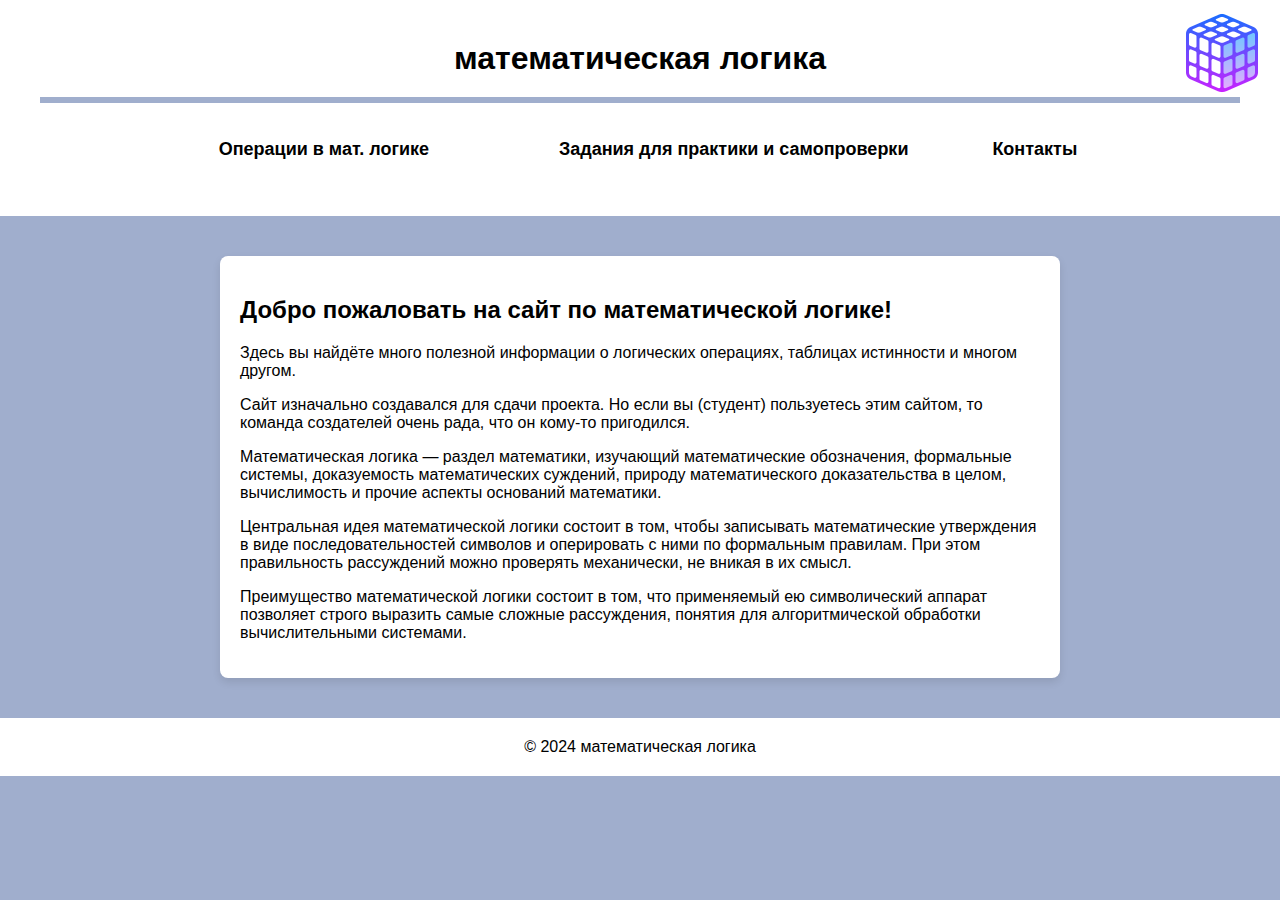
<file: index.html>
<!DOCTYPE html>
<html lang="ru">

<head>
    <meta charset="UTF-8">
    <meta name="viewport" content="width=device-width, initial-scale=1.0">
    <title>Главная - Логические операции в математической логике</title>
    <link rel="stylesheet" href="styles.css" type="text/css">
</head>

<body>
    <header>
        <h1>математическая логика</h1>
        <a href="index.html">
            <img src="icons8-кубик-рубика-96.png" alt="Логотип - переход на главную" class="logo">
        </a>
        <hr style="border: none; height: 6px; background: #A0AECD; margin: 20px 0;">
        <nav class="navigation">
            <div class="operations">
                <button href="operations.html" class="operations-button">Операции в мат. логике</button>
                <div class="operations-content">
                    <a href="operations.html#and">Конъюнкция</a>
                    <a href="operations.html#or">Дизъюнкция</a>
                    <a href="operations.html#denial">Отрицание</a>
                    <a href="operations.html#implication">Импликация</a>
                    <a href="operations.html#equivalent">Эквиваленция</a>
                    <a href="operations.html#plus_in_circle">Сложение по модулю 2</a>
                    <a href="operations.html#arrow">Стрелка Пирса</a>
                    <a href="operations.html#streak">Штрих Шельфера</a>
                </div>
            </div>
            <a class="empty">.....................</a>
            <a href="practicum.html">Задания для практики и самопроверки</a>
            <a class="empty">...............</a>
            <a href="contact.html">Контакты</a>
        </nav>
    </header>
    <main>
        <h2>Добро пожаловать на сайт по математической логике!</h2>
        <p>Здесь вы найдёте много полезной информации о логических операциях, таблицах истинности и многом другом.</p>
        <p>Сайт изначально создавался для сдачи проекта. Но если вы (студент) пользуетесь этим сайтом, то команда
            создателей очень рада, что он кому-то пригодился.</p>
        <p>Математическая логика — раздел математики, изучающий математические обозначения, формальные системы,
            доказуемость математических суждений, природу математического доказательства в целом, вычислимость и прочие
            аспекты оснований математики.</p>
        <p>Центральная идея математической логики состоит в том, чтобы записывать математические утверждения в виде
            последовательностей символов и оперировать с ними по формальным правилам. При этом правильность рассуждений
            можно проверять механически, не вникая в их смысл.</p>
        <p>Преимущество математической логики состоит в том, что применяемый ею символический аппарат позволяет строго
            выразить самые сложные рассуждения, понятия для алгоритмической обработки вычислительными системами.</p>
    </main>
    <footer>
        <p>&copy; 2024 математическая логика</p>
    </footer>
</body>

</html>
</file>
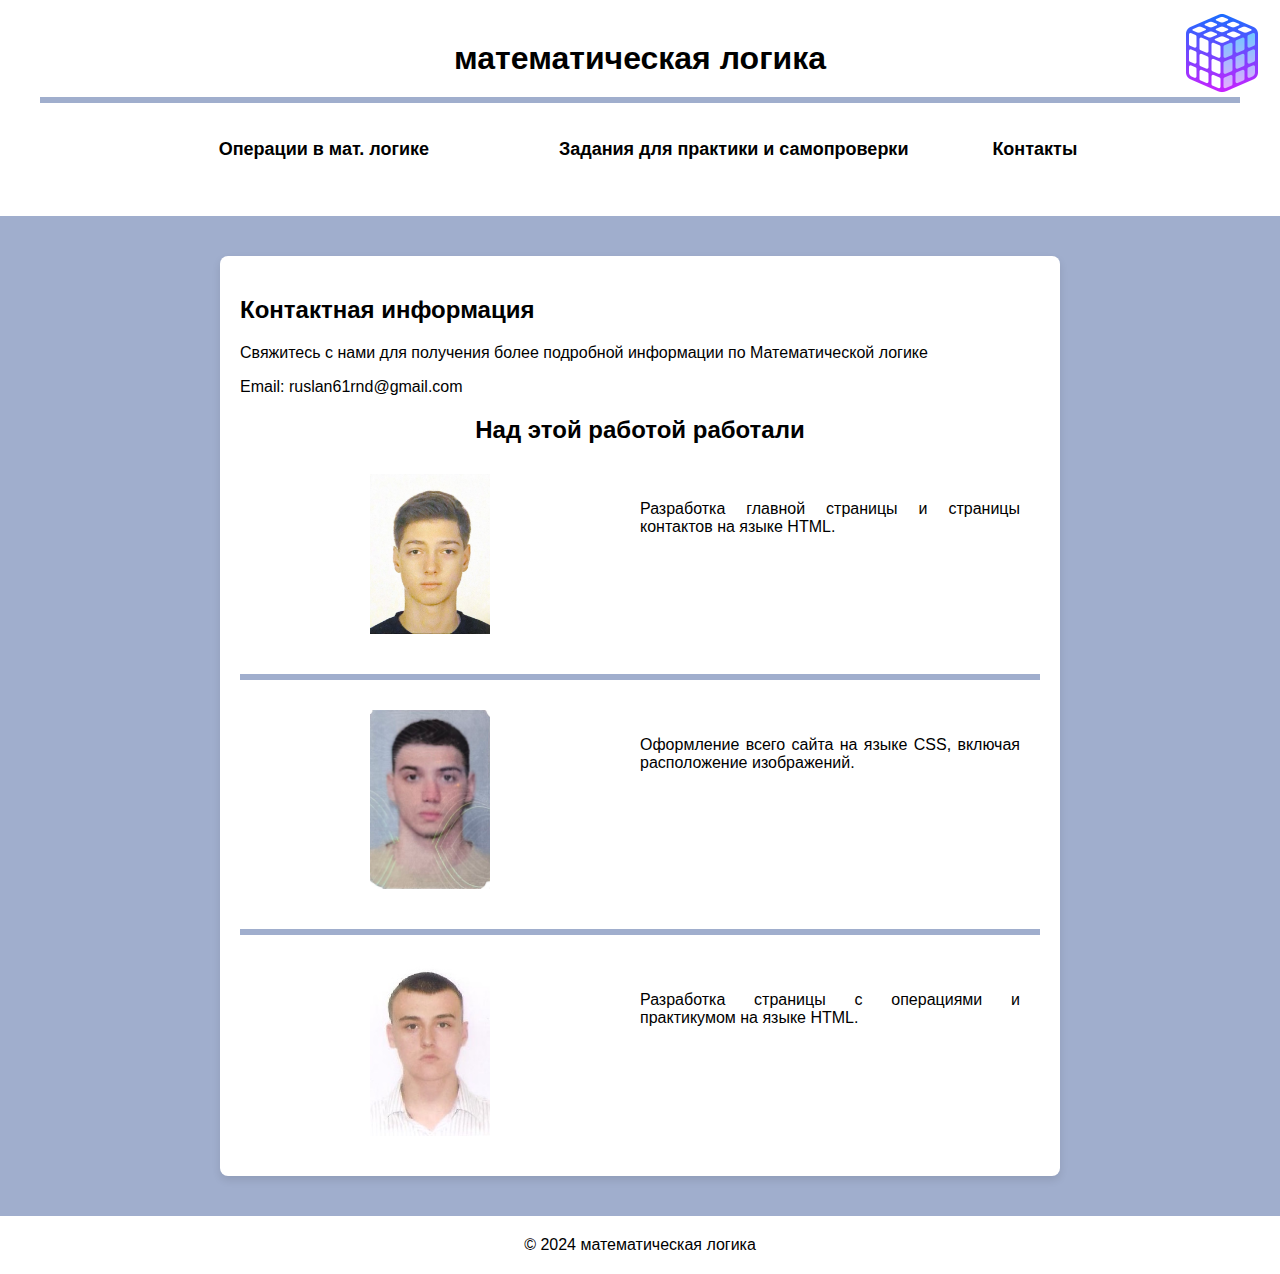
<file: contact.html>
<!DOCTYPE html>
<html lang="ru">

<head>
    <meta charset="UTF-8">
    <meta name="viewport" content="width=device-width, initial-scale=1.0">
    <title>Главная - Логические операции в математической логике</title>
    <link rel="stylesheet" href="styles.css" type="text/css">
</head>

<body>
    <header>
        <h1>математическая логика</h1>
        <a href="index.html">
            <img src="icons8-кубик-рубика-96.png" alt="Логотип - переход на главную" class="logo">
        </a>
        <hr style="border: none; height: 6px; background: #A0AECD; margin: 20px 0;">
        <nav>
            <div class="operations">
                <button class="operations-button">Операции в мат. логике</button>
                <div class="operations-content">
                    <a href="operations.html#and">Конъюнкция</a>
                    <a href="operations.html#or">Дизъюнкция</a>
                    <a href="operations.html#denial">Отрицание</a>
                    <a href="operations.html#implication">Импликация</a>
                    <a href="operations.html#equivalent">Эквиваленция</a>
                    <a href="operations.html#plus_in_circle">Сложение по модулю 2</a>
                    <a href="operations.html#arrow">Стрелка Пирса</a>
                    <a href="operations.html#streak">Штрих Шельфера</a>
                </div>
            </div>
            <a class="empty">.....................</a>
            <a href="practicum.html">Задания для практики и самопроверки</a>
            <a class="empty">...............</a>
            <a href="contact.html">Контакты</a>
        </nav>
    </header>
    <main>
        <h2>Контактная информация</h2>
        <p>Свяжитесь с нами для получения более подробной информации по Математической логике</p>
        <p>Email: ruslan61rnd@gmail.com</p>
        <h2 style="text-align: center;">Над этой работой работали</h2>
        <div style="display: flex;">
            <div style="flex: 1;">
                <img src="фото Рус.jpg" style="width: 120px; margin: 10px auto 20px; display: block;">
            </div>
            <div style="flex: 1; padding: 20px;">
                <p style='text-align: justify'>
                    Разработка главной страницы и страницы контактов на языке HTML.</p>
            </div>
        </div>
        <hr style="border: none; height: 6px; background:#A0AECD; margin: 20px 0;">
        <div style="display: flex;">
            <div style="flex: 1;">
                <img src="фото Кирилл.jpg" style="width: 120px; margin: 10px auto 20px; display: block;">
            </div>
            <div style="flex: 1; padding: 20px;">
                <p style='text-align: justify'>
                    Оформление всего сайта на языке CSS, включая расположение изображений.</p>
            </div>
        </div>
        <hr style="border: none; height: 6px; background:#A0AECD; margin: 20px 0;">
        <div style="display: flex;">
            <div style="flex: 1;">
                <img src="фото Андрей.jpeg" style="width: 120px; margin: 10px auto 20px; display: block;">
            </div>
            <div style="flex: 1; padding: 20px;">
                <p style='text-align: justify'>
                    Разработка страницы с операциями и практикумом на языке HTML.</p>
            </div>
        </div>
    </main>
    <footer>
        <p>&copy; 2024 математическая логика</p>
    </footer>
</body>

</html>
</file>
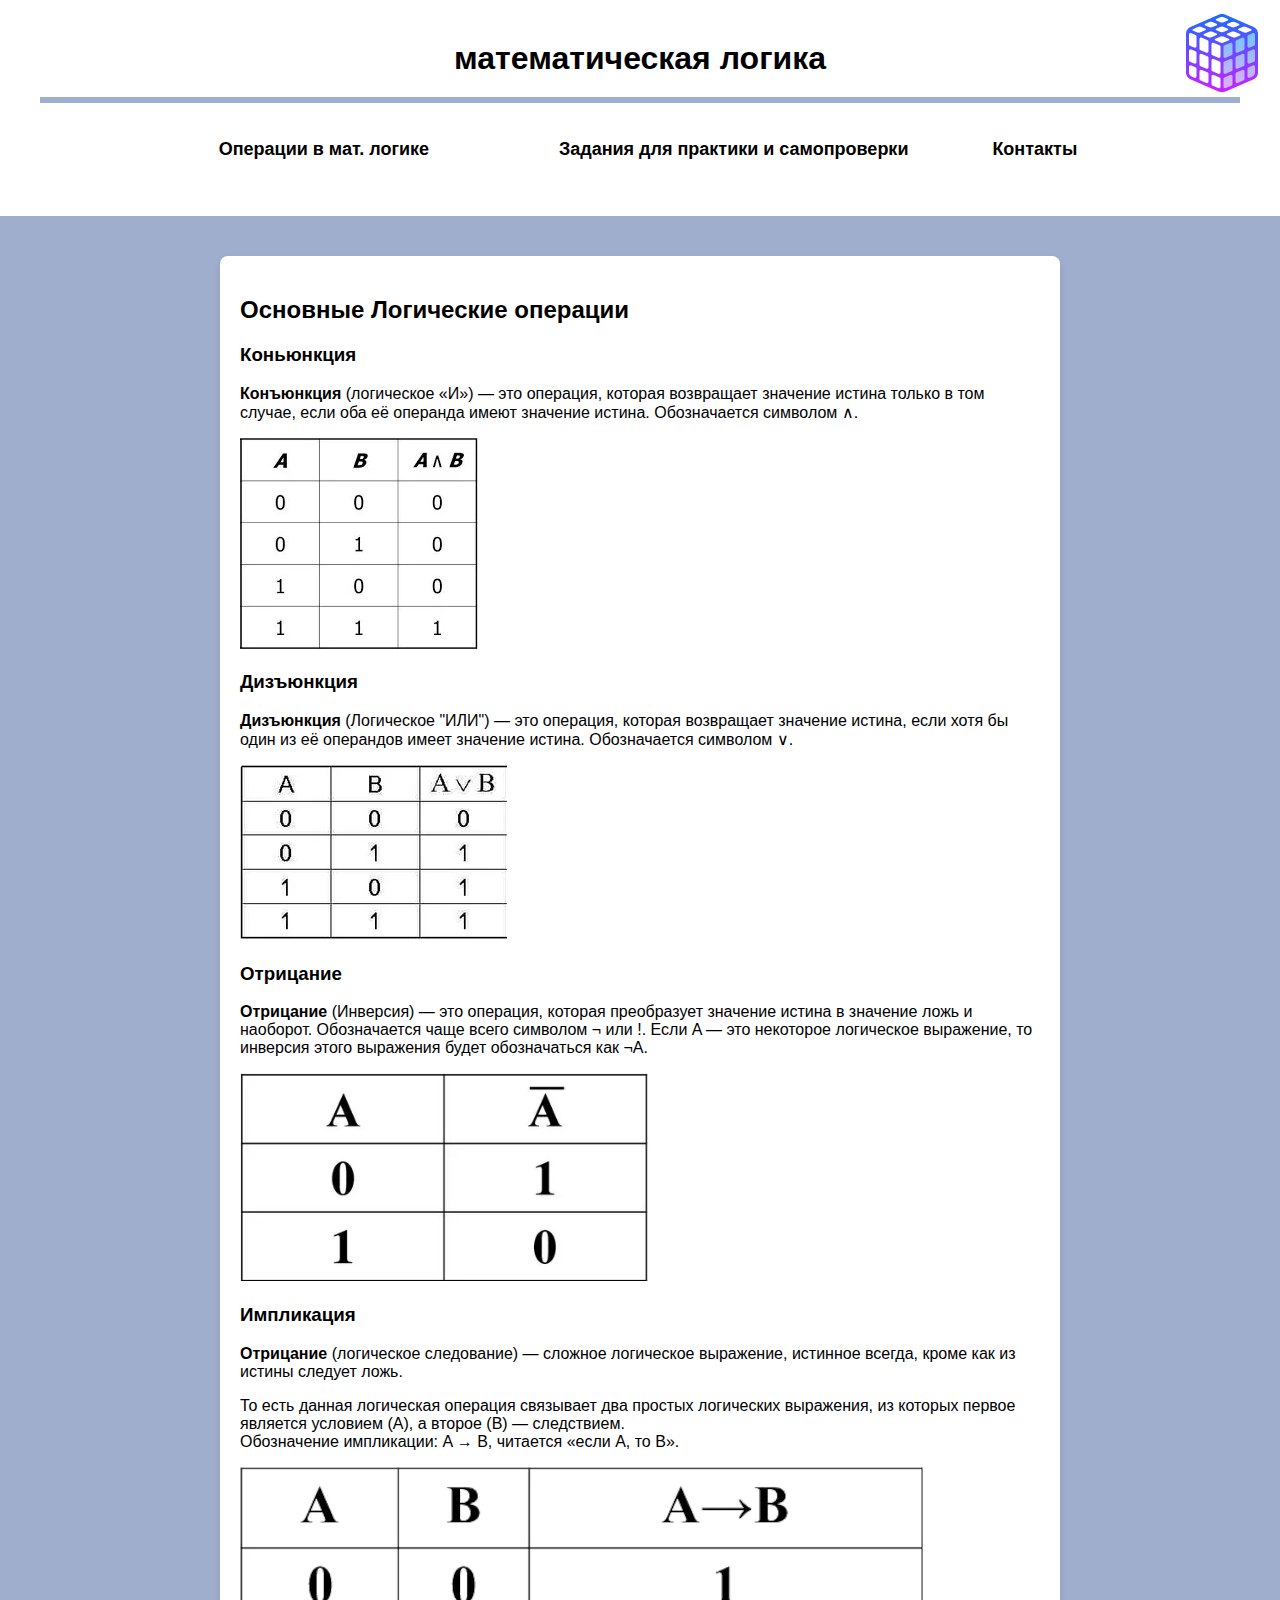
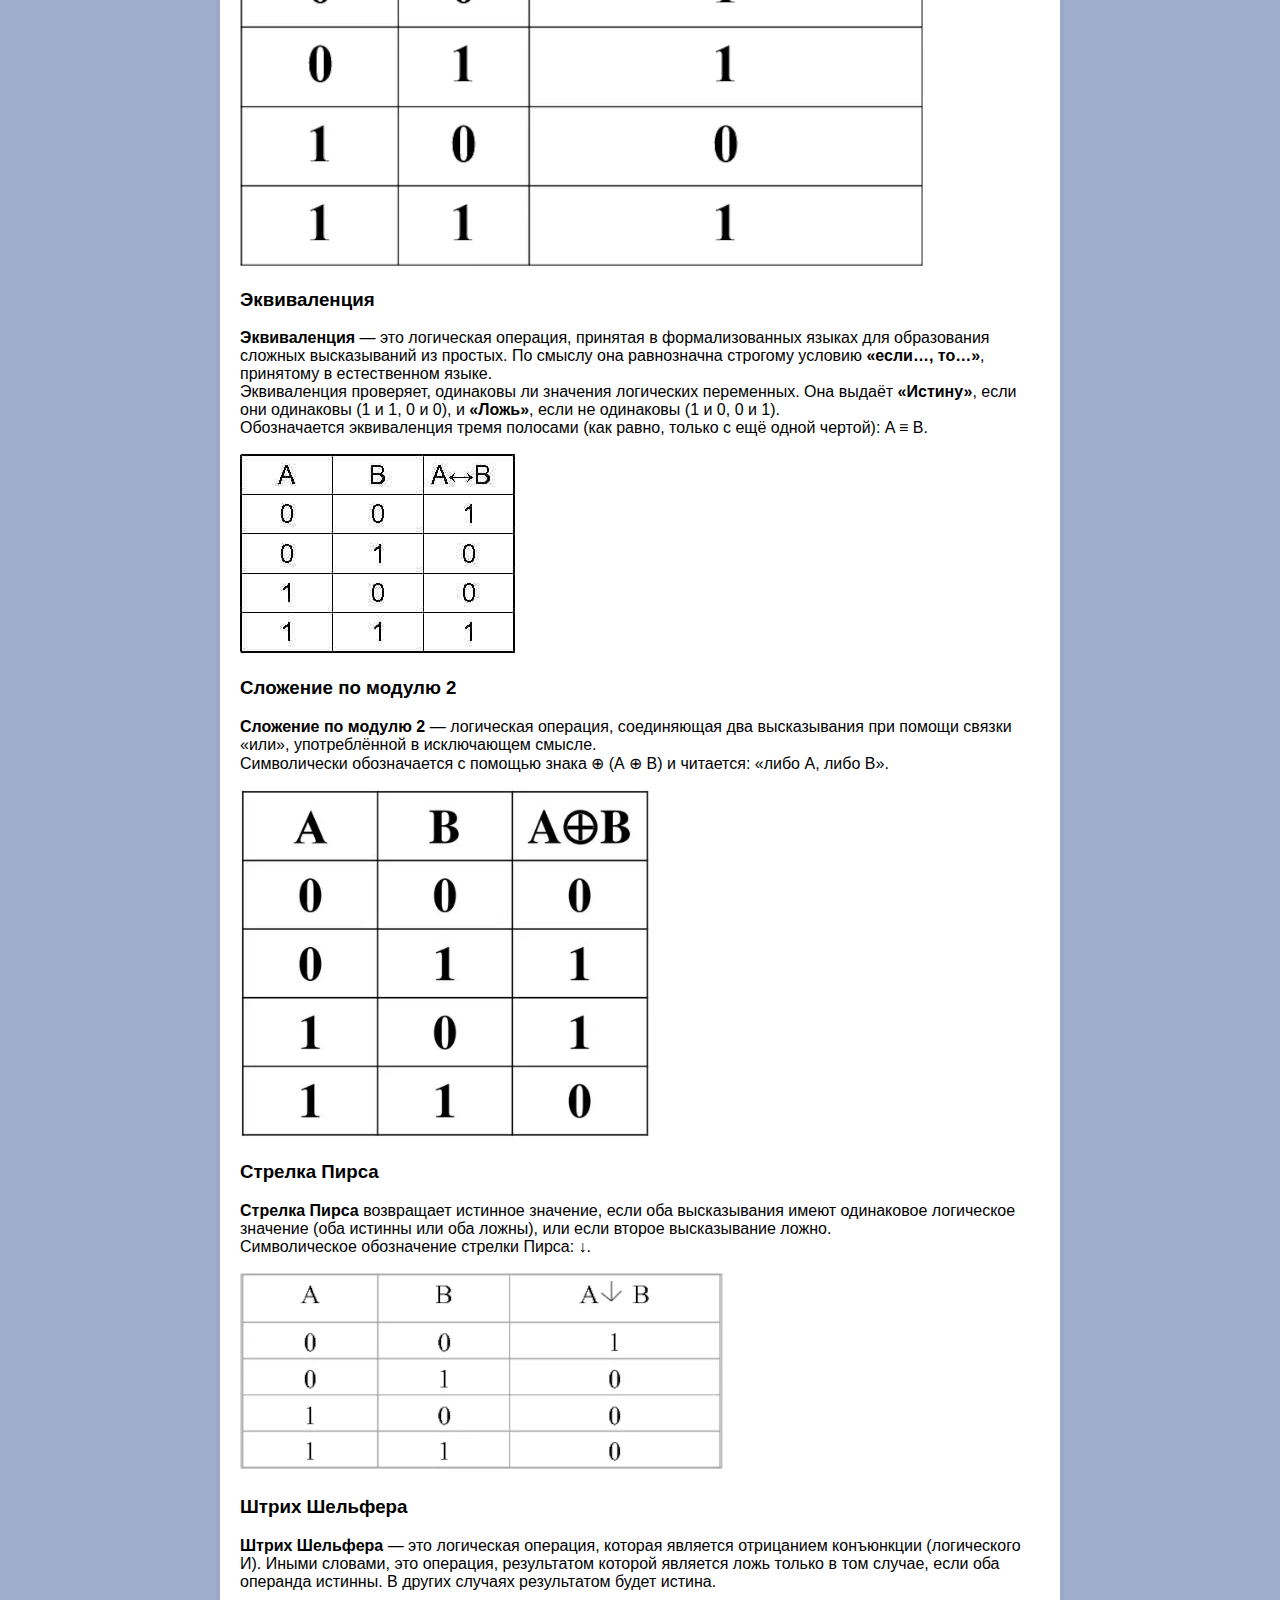
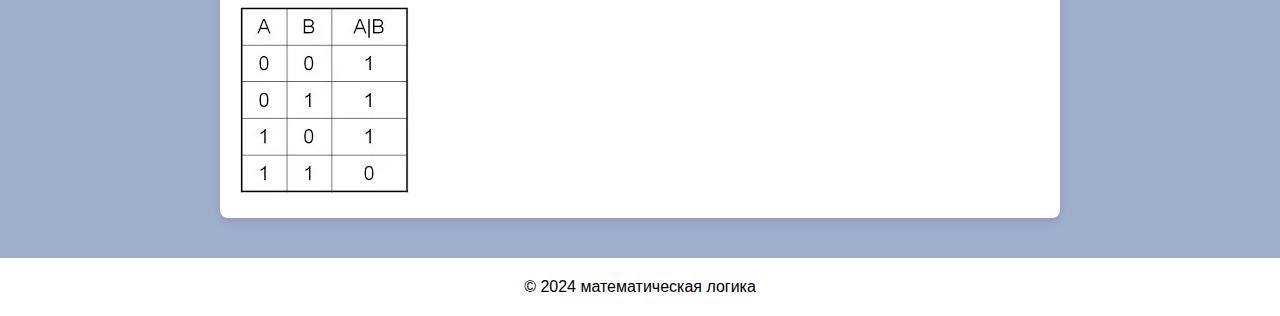
<file: operations.html>
<!DOCTYPE html>
<html lang="ru">

<head>
    <meta charset="UTF-8">
    <meta name="viewport" content="width=device-width, initial-scale=1.0">
    <title>Операции в мат. логике - Логические операции в математической логике</title>
    <link rel="stylesheet" href="styles.css" type="text/css">
</head>

<body>
    <header>
        <h1>математическая логика</h1>
        <a href="index.html">
            <img src="icons8-кубик-рубика-96.png" alt="Логотип - переход на главную" class="logo">
        </a>
        <hr style="border: none; height: 6px; background: #A0AECD; margin: 20px 0;">
        <nav>
            <div class="operations">
                <button class="operations-button">Операции в мат. логике</button>
                <div class="operations-content">
                    <a href="operations.html#and">Конъюнкция</a>
                    <a href="operations.html#or">Дизъюнкция</a>
                    <a href="operations.html#denial">Отрицание</a>
                    <a href="operations.html#implication">Импликация</a>
                    <a href="operations.html#equivalent">Эквиваленция</a>
                    <a href="operations.html#plus_in_circle">Сложение по модулю 2</a>
                    <a href="operations.html#arrow">Стрелка Пирса</a>
                    <a href="operations.html#streak">Штрих Шельфера</a>
                </div>
            </div>
            <a class="empty">.....................</a>
            <a href="practicum.html">Задания для практики и самопроверки</a>
            <a class="empty">...............</a>
            <a href="contact.html">Контакты</a>
        </nav>
    </header>
    <main>
        <h2>Основные Логические операции</h2>
        <section id="and">
            <h3>Коньюнкция</h3>
            <p><b>Конъюнкция</b> (логическое «И») — это операция, которая возвращает значение истина только в том
                случае, если оба её операнда имеют значение истина. Обозначается символом ∧.</p>
            <img src="конъюнкция.png">
        </section>
        <section id="or">
            <h3>Дизъюнкция</h3>
            <p><b>Дизъюнкция</b> (Логическое "ИЛИ") — это операция, которая возвращает значение истина, если хотя бы
                один из её операндов имеет значение истина. Обозначается символом ∨.</p>
            <img src="дизъюнкция.png">
        </section>
        <section id="denial">
            <h3>Отрицание</h3>
            <p><b>Отрицание</b> (Инверсия) — это операция, которая преобразует значение истина в значение ложь и
                наоборот. Обозначается чаще всего символом ¬ или !. Если A — это некоторое логическое выражение, то
                инверсия этого выражения будет обозначаться как ¬A.</p>
            <img src="отрицание.png">
        </section>
        <section id="implication">
            <h3>Импликация</h3>
            <p><b>Отрицание</b> (логическое следование) — сложное логическое выражение, истинное всегда, кроме как из
                истины следует ложь.</p>
            <p>То есть данная логическая операция связывает два простых логических выражения, из которых первое является
                условием (А), а второе (В) — следствием.<br>Обозначение импликации: A → B, читается «если A, то B».</p>
            <img src="импликация.png">
        </section>
        <section id="equivalent">
            <h3>Эквиваленция</h3>
            <p><b>Эквиваленция</b> — это логическая операция, принятая в формализованных языках для образования сложных
                высказываний из простых. По смыслу она равнозначна строгому условию <b>«если…, то…»</b>, принятому в
                естественном языке.<br>Эквиваленция проверяет, одинаковы ли значения логических переменных. Она выдаёт
                <b>«Истину»</b>, если они одинаковы (1 и 1, 0 и 0), и <b>«Ложь»</b>, если не одинаковы (1 и 0, 0 и
                1).<br>Обозначается эквиваленция тремя полосами (как равно, только с ещё одной чертой): A ≡ B.
            </p>
            <img src="эквиваленция.png">
        </section>
        <section id="plus_in_circle">
            <h3>Сложение по модулю 2</h3>
            <p><b>Сложение по модулю 2</b> — логическая операция, соединяющая два высказывания при помощи связки «или»,
                употреблённой в исключающем смысле.<br>Символически обозначается с помощью знака ⊕ (А ⊕ В) и читается:
                «либо А, либо В».</p>
            <img src="сложение по модулю 2.png">
        </section>
        <section id="arrow">
            <h3>Стрелка Пирса</h3>
            <p><b>Стрелка Пирса</b> возвращает истинное значение, если оба высказывания имеют одинаковое логическое
                значение (оба истинны или оба ложны), или если второе высказывание ложно. <br>Символическое обозначение
                стрелки Пирса: ↓.</p>
            <img src="стрелка пирса.png">
        </section>
        <section id="streak">
            <h3>Штрих Шельфера</h3>
            <p><b>Штрих Шельфера</b> — это логическая операция, которая является отрицанием конъюнкции (логического И).
                Иными словами, это операция, результатом которой является ложь только в том случае, если оба операнда
                истинны. В других случаях результатом будет истина.</p>
            <img src="штрих Шельфера.png">
        </section>
    </main>
    <footer>
        <p>&copy; 2024 математическая логика</p>
    </footer>
</body>

</html>
</file>
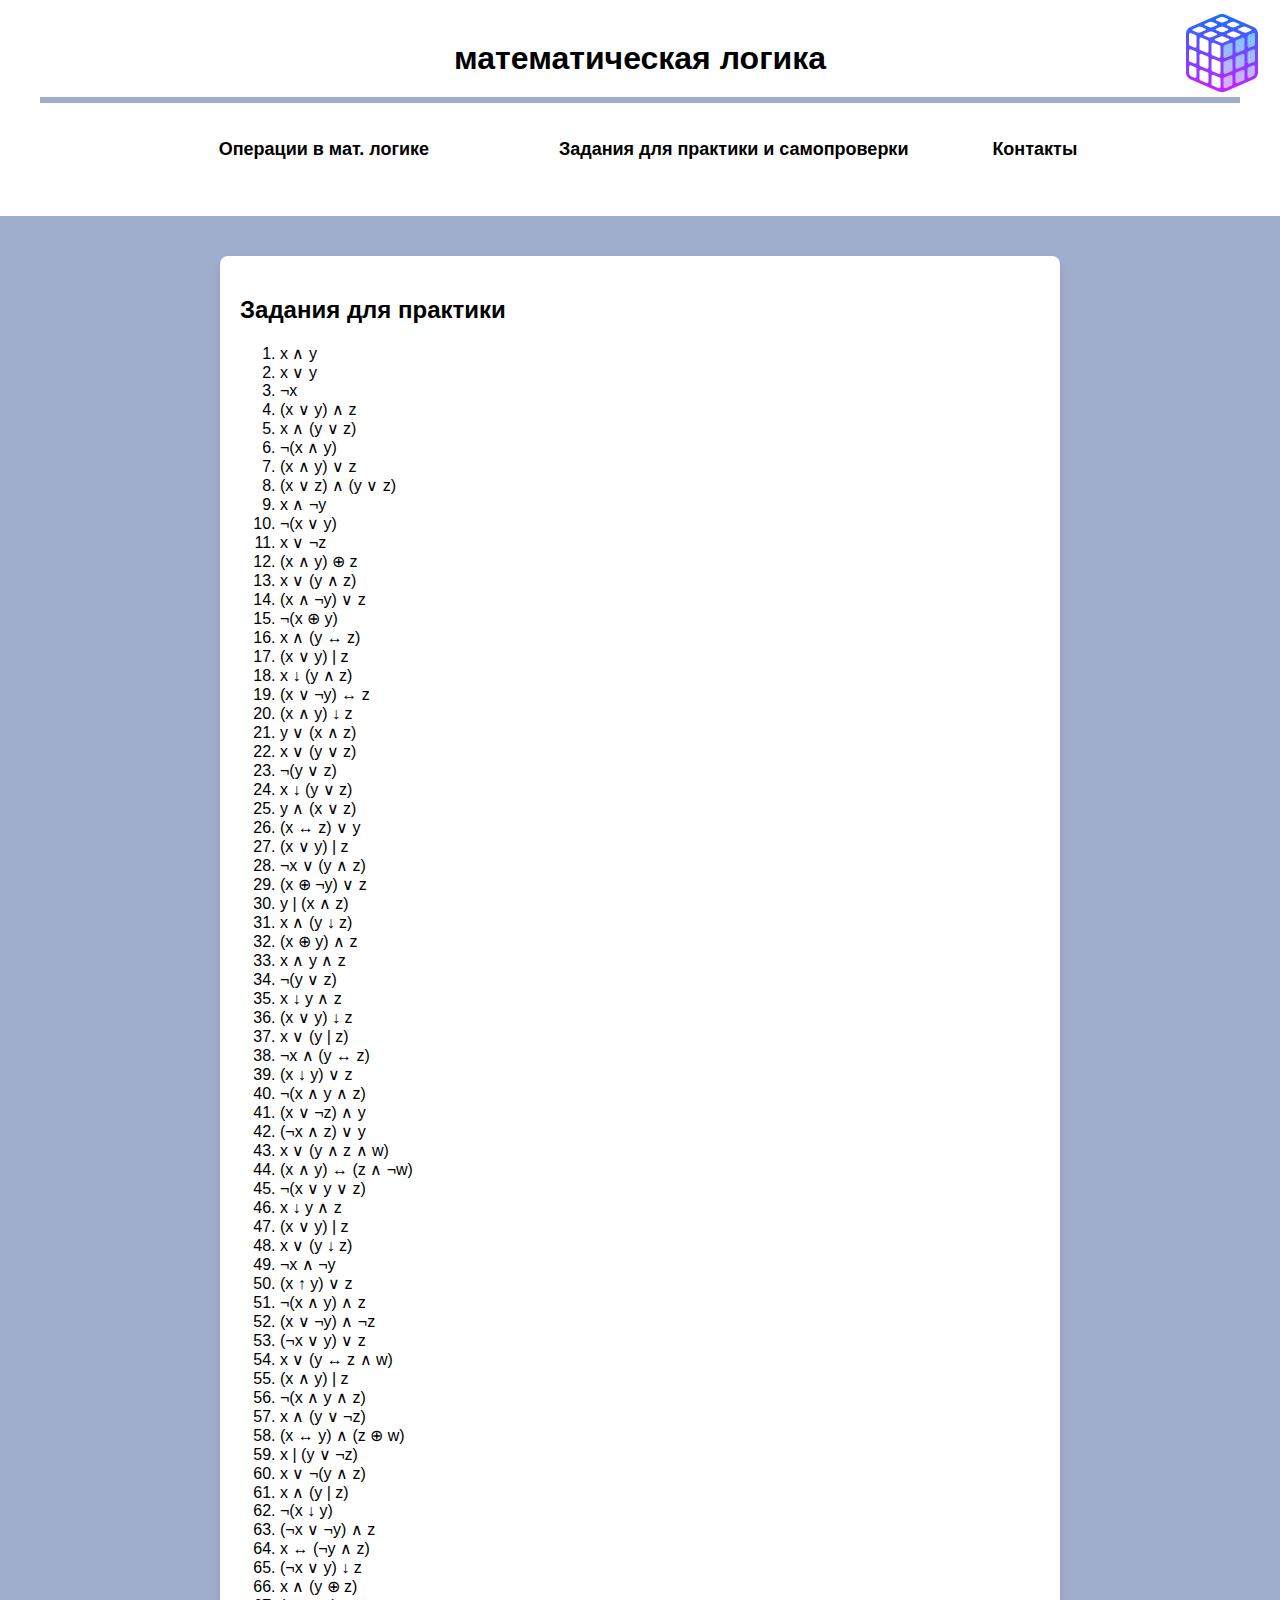
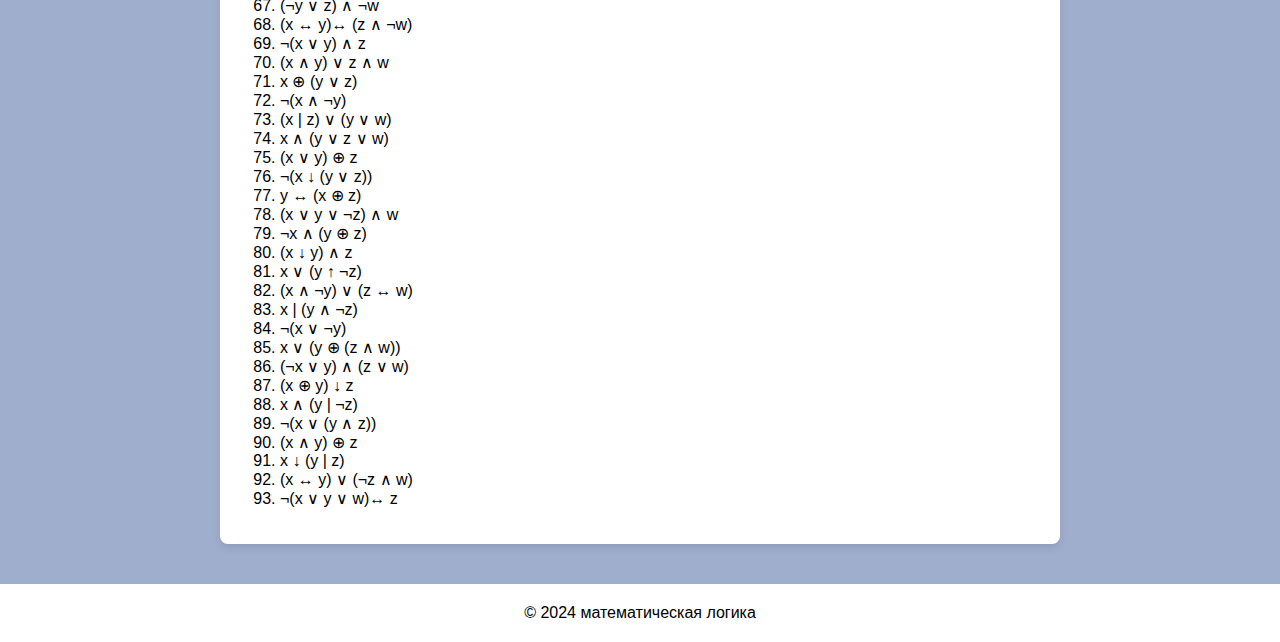
<file: practicum.html>
<!DOCTYPE html>
<html lang="ru">

<head>
    <meta charset="UTF-8">
    <meta name="viewport" content="width=device-width, initial-scale=1.0">
    <title>Главная - Логические операции в математической логике</title>
    <link rel="stylesheet" href="styles.css" type="text/css">
</head>

<body>
    <header>
        <h1>математическая логика</h1>
        <a href="index.html">
            <img src="icons8-кубик-рубика-96.png" alt="Логотип - переход на главную" class="logo">
        </a>
        <hr style="border: none; height: 6px; background: #A0AECD; margin: 20px 0;">
        <nav class="navigation">
            <div class="operations">
                <button href="operations.html" class="operations-button">Операции в мат. логике</button>
                <div class="operations-content">
                    <a href="operations.html#and">Конъюнкция</a>
                    <a href="operations.html#or">Дизъюнкция</a>
                    <a href="operations.html#denial">Отрицание</a>
                    <a href="operations.html#implication">Импликация</a>
                    <a href="operations.html#equivalent">Эквиваленция</a>
                    <a href="operations.html#plus_in_circle">Сложение по модулю 2</a>
                    <a href="operations.html#arrow">Стрелка Пирса</a>
                    <a href="operations.html#streak">Штрих Шельфера</a>
                </div>
            </div>
            <a class="empty">.....................</a>
            <a href="practicum.html">Задания для практики и самопроверки</a>
            <a class="empty">...............</a>
            <a href="contact.html">Контакты</a>
        </nav>
    </header>
    <main>
        <h2>Задания для практики</h2>
        <ol>
            <li>x ∧ y</li>
            <li>x ∨ y</li>
            <li>¬x</li>
            <li>(x ∨ y) ∧ z</li>
            <li>x ∧ (y ∨ z)</li>
            <li>¬(x ∧ y)</li>
            <li>(x ∧ y) ∨ z</li>
            <li>(x ∨ z) ∧ (y ∨ z)</li>
            <li>x ∧ ¬y</li>
            <li>¬(x ∨ y)</li>
            <li>x ∨ ¬z</li>
            <li>(x ∧ y) ⊕ z</li>
            <li>x ∨ (y ∧ z)</li>
            <li>(x ∧ ¬y) ∨ z</li>
            <li>¬(x ⊕ y)</li>
            <li>x ∧ (y ↔ z)</li>
            <li>(x ∨ y) | z</li>
            <li>x ↓ (y ∧ z)</li>
            <li>(x ∨ ¬y) ↔ z</li>
            <li>(x ∧ y) ↓ z</li>
            <li>y ∨ (x ∧ z)</li>
            <li>x ∨ (y ∨ z)</li>
            <li>¬(y ∨ z)</li>
            <li>x ↓ (y ∨ z)</li>
            <li>y ∧ (x ∨ z)</li>
            <li>(x ↔ z) ∨ y</li>
            <li>(x ∨ y) | z</li>
            <li>¬x ∨ (y ∧ z)</li>
            <li>(x ⊕ ¬y) ∨ z</li>
            <li>y | (x ∧ z)</li>
            <li>x ∧ (y ↓ z)</li>
            <li>(x ⊕ y) ∧ z</li>
            <li>x ∧ y ∧ z</li>
            <li>¬(y ∨ z)</li>
            <li>x ↓ y ∧ z</li>
            <li>(x ∨ y) ↓ z</li>
            <li>x ∨ (y | z)</li>
            <li>¬x ∧ (y ↔ z)</li>
            <li>(x ↓ y) ∨ z</li>
            <li>¬(x ∧ y ∧ z)</li>
            <li>(x ∨ ¬z) ∧ y</li>
            <li>(¬x ∧ z) ∨ y</li>
            <li>x ∨ (y ∧ z ∧ w)</li>
            <li>(x ∧ y) ↔ (z ∧ ¬w)</li>
            <li>¬(x ∨ y ∨ z)</li>
            <li>x ↓ y ∧ z</li>
            <li>(x ∨ y) | z</li>
            <li>x ∨ (y ↓ z)</li>
            <li>¬x ∧ ¬y</li>
            <li>(x ↑ y) ∨ z</li>
            <li>¬(x ∧ y) ∧ z</li>
            <li>(x ∨ ¬y) ∧ ¬z</li>
            <li>(¬x ∨ y) ∨ z</li>
            <li>x ∨ (y ↔ z ∧ w)</li>
            <li>(x ∧ y) | z</li>
            <li>¬(x ∧ y ∧ z)</li>
            <li>x ∧ (y ∨ ¬z)</li>
            <li>(x ↔ y) ∧ (z ⊕ w)</li>
            <li>x | (y ∨ ¬z)</li>
            <li>x ∨ ¬(y ∧ z)</li>
            <li>x ∧ (y | z)</li>
            <li>¬(x ↓ y)</li>
            <li>(¬x ∨ ¬y) ∧ z</li>
            <li>x ↔ (¬y ∧ z)</li>
            <li>(¬x ∨ y) ↓ z</li>
            <li>x ∧ (y ⊕ z)</li>
            <li>(¬y ∨ z) ∧ ¬w</li>
            <li>(x ↔ y)↔ (z ∧ ¬w)</li>
            <li>¬(x ∨ y) ∧ z</li>
            <li>(x ∧ y) ∨ z ∧ w</li>
            <li>x ⊕ (y ∨ z)</li>
            <li>¬(x ∧ ¬y)</li>
            <li>(x | z) ∨ (y ∨ w)</li>
            <li>x ∧ (y ∨ z ∨ w)</li>
            <li>(x ∨ y) ⊕ z</li>
            <li>¬(x ↓ (y ∨ z))</li>
            <li>y ↔ (x ⊕ z)</li>
            <li>(x ∨ y ∨ ¬z) ∧ w</li>
            <li>¬x ∧ (y ⊕ z)</li>
            <li>(x ↓ y) ∧ z</li>
            <li>x ∨ (y ↑ ¬z)</li>
            <li>(x ∧ ¬y) ∨ (z ↔ w)</li>
            <li>x | (y ∧ ¬z)</li>
            <li>¬(x ∨ ¬y)</li>
            <li>x ∨ (y ⊕ (z ∧ w))</li>
            <li>(¬x ∨ y) ∧ (z ∨ w)</li>
            <li>(x ⊕ y) ↓ z</li>
            <li>x ∧ (y | ¬z)</li>
            <li>¬(x ∨ (y ∧ z))</li>
            <li>(x ∧ y) ⊕ z</li>
            <li>x ↓ (y | z)</li>
            <li>(x ↔ y) ∨ (¬z ∧ w)</li>
            <li>¬(x ∨ y ∨ w)↔ z</li>
        </ol>
    </main>
    <footer>
        <p>&copy; 2024 математическая логика</p>
    </footer>
</body>

</html>
</file>
<file: styles.css>
body {
    font-family: Arial, sans-serif;
    margin: 0;
    padding: 0;
    background-color: #A0AECD;
}

header {
    background-color: #FFFFFF;
    color: #000000;
    padding: 40px;
    text-align: center;
    position: relative;
}

.operations-button {
    background-color: white;
    color: black;
    padding: 16px;
    font-weight: bold;
    font-size: 18px;
    border: none;
}

.empty {
    color: white;
}

.operations {
    position: relative;
    display: inline-block;
}

.operations-content {
    display: none;
    position: absolute;
    background-color: #f1f1f1;
    min-width: 160px;
    box-shadow: 0px 8px 16px 0px rgba(0, 0, 0, 0.2);
    z-index: 1;
}

.operations-content a {
    color: black;
    padding: 12px 16px;
    text-decoration: none;
    display: block;
}

.operations-content a:hover {
    background-color: #ddd;
}

.operations:hover .operations-content {
    display: block;
}

.operations:hover .operations-button {
    background-color: #A0AECD;
}

header h1 {
    margin: 0 20px;
}

a {
    text-decoration: none;
    color: #000000;
    font-size: 18px;
    font-weight: bold;
}

.logo {
    position: absolute;
    top: 5px;
    right: 10px;
    width: 96px;
    height: auto;
    display: block;
}

h2 {
    position: center;
}

main {
    max-width: 800px;
    margin: 40px auto;
    padding: 20px;
    background-color: white;
    box-shadow: 0 4px 8px rgba(0, 0, 0, 0.1);
    border-radius: 8px;
}

footer {
    background-color: #FFFFFF;
    color: #000000;
    text-align: center;
    padding: 20px;
    margin-top: 20px;
}

footer p {
    margin: 0;
}
</file>
